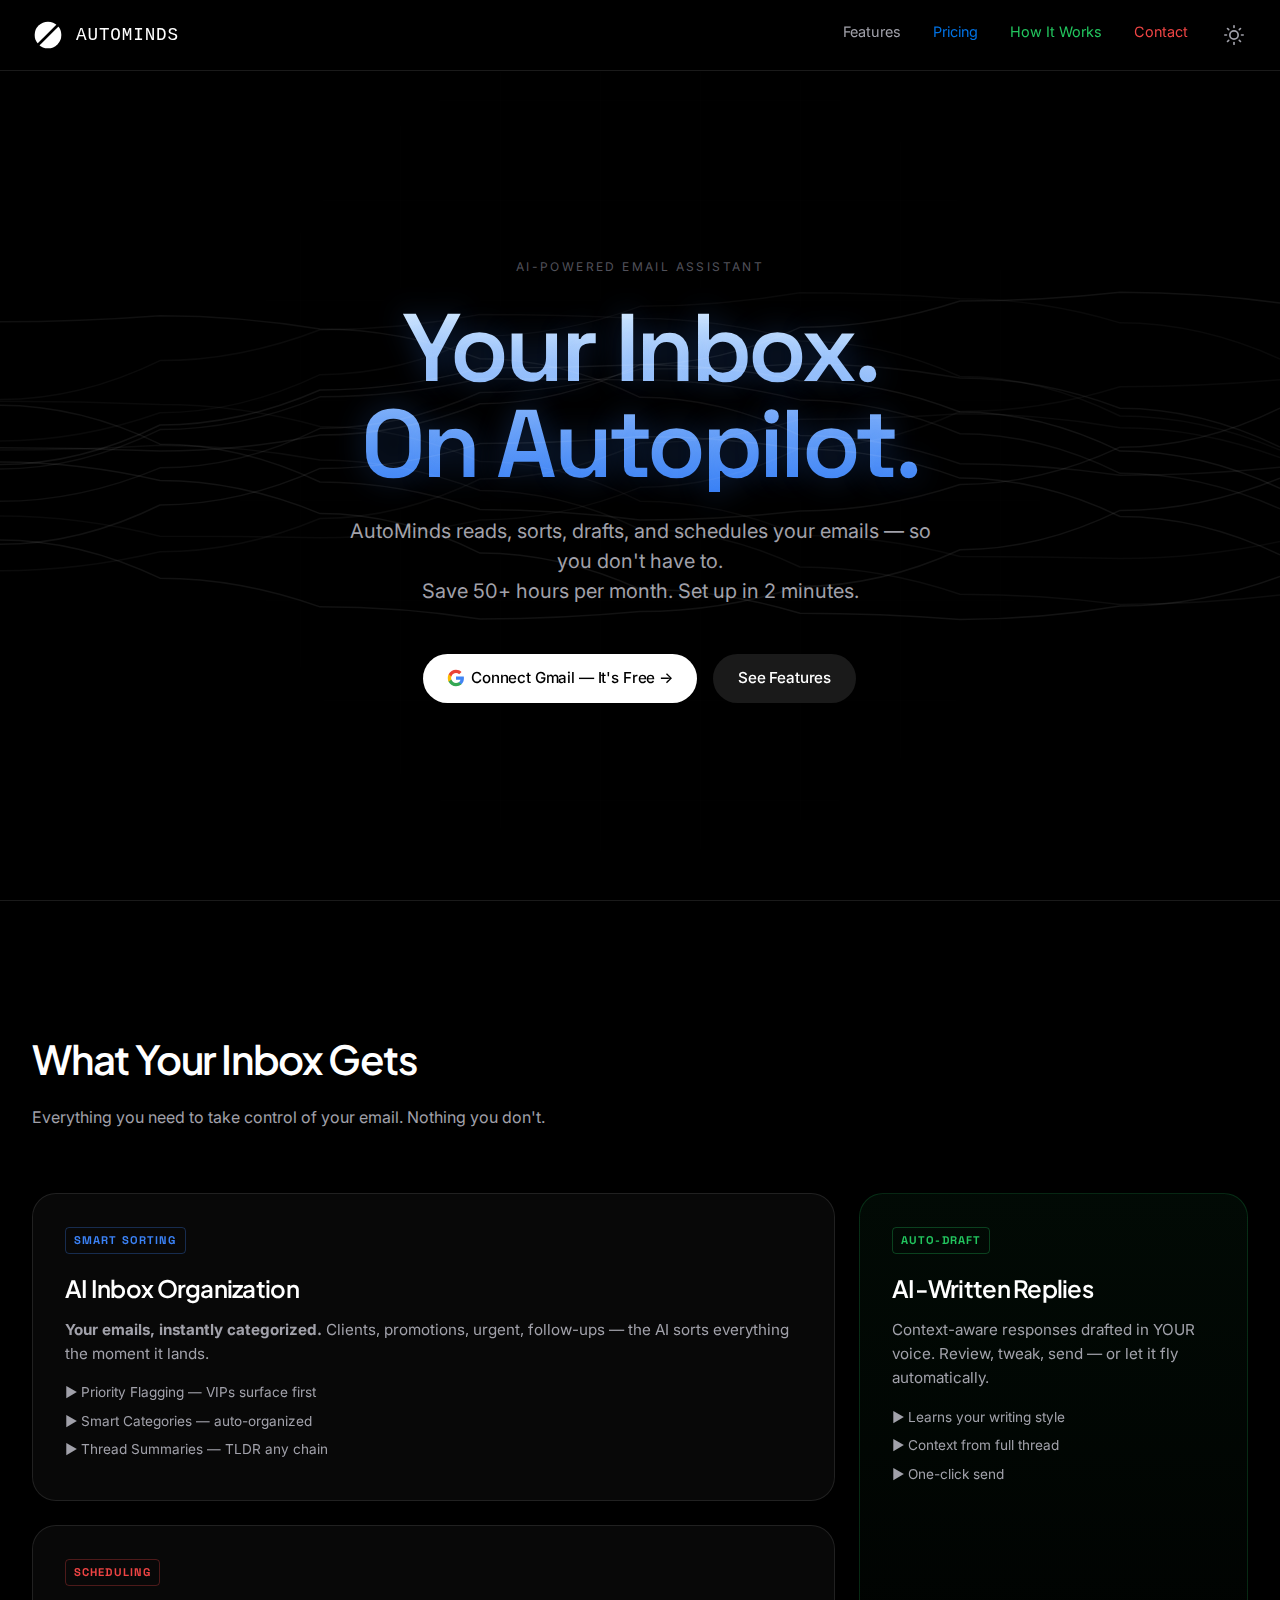
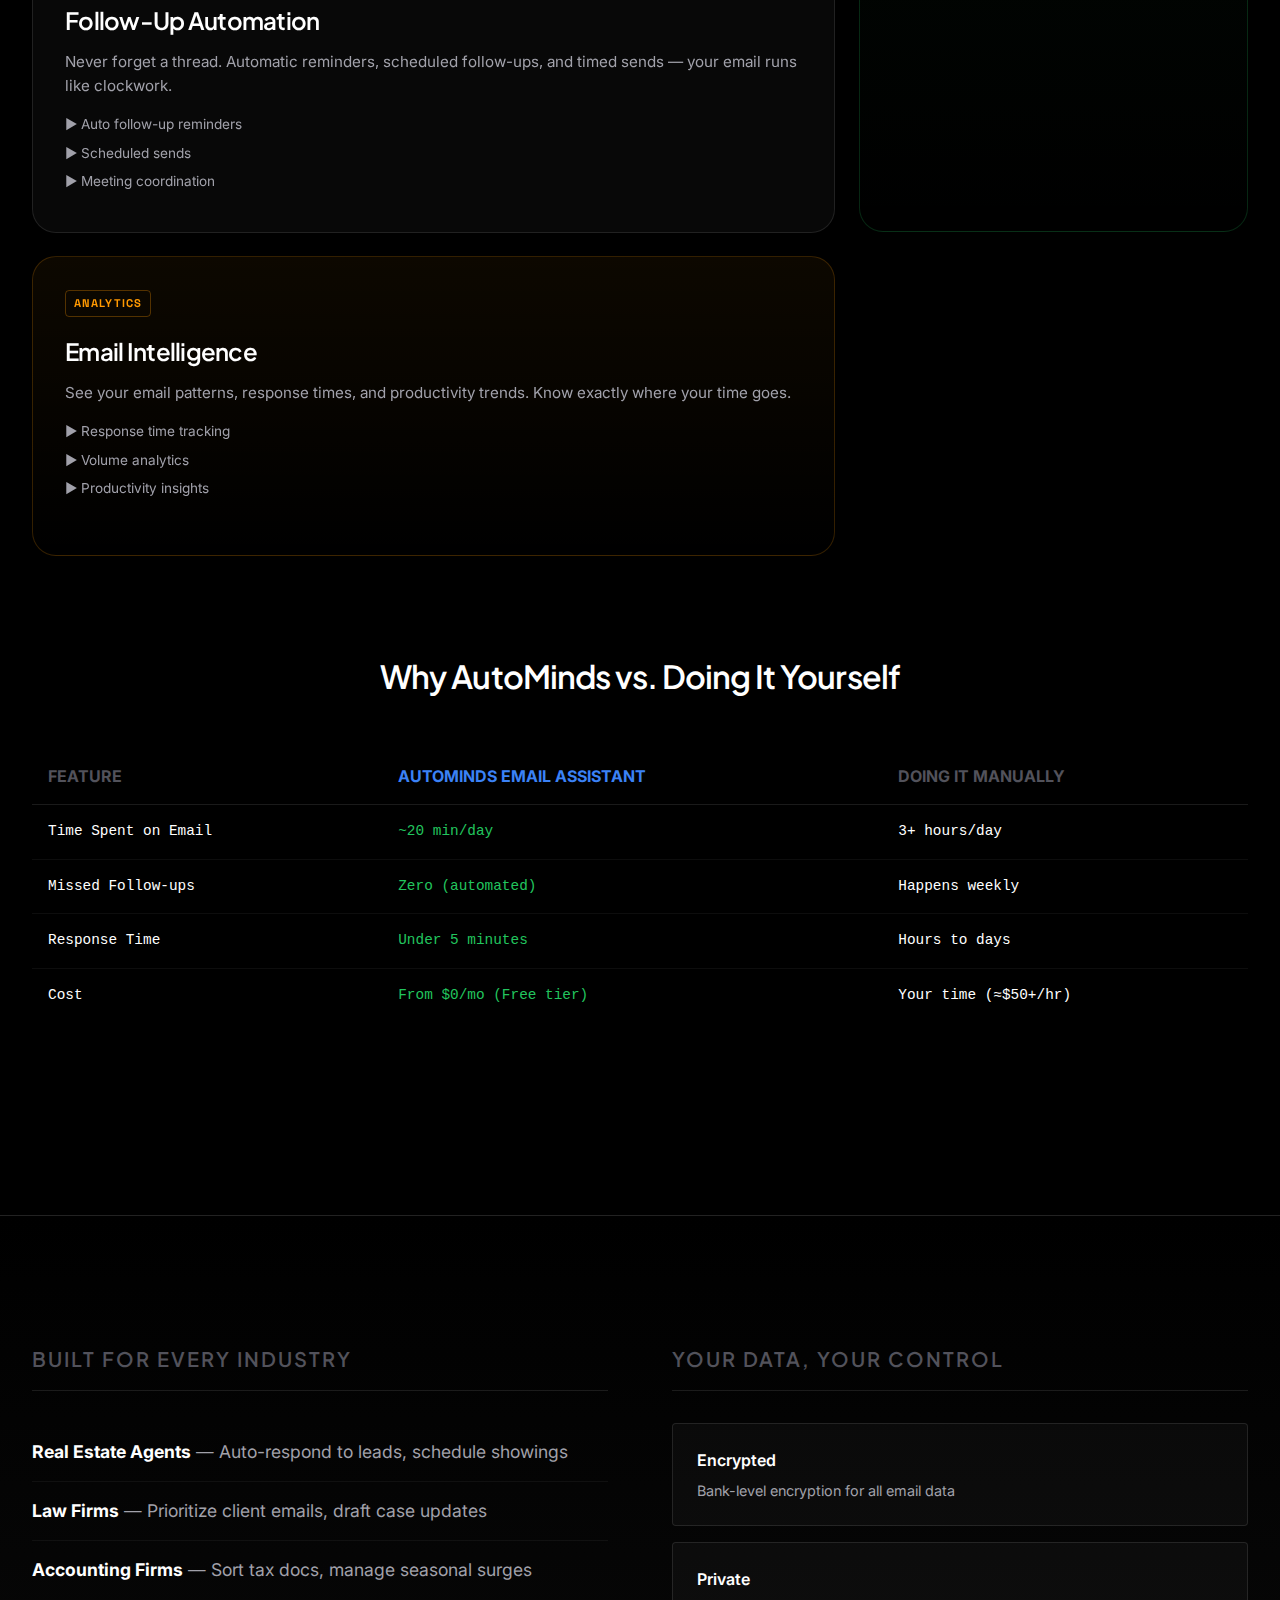
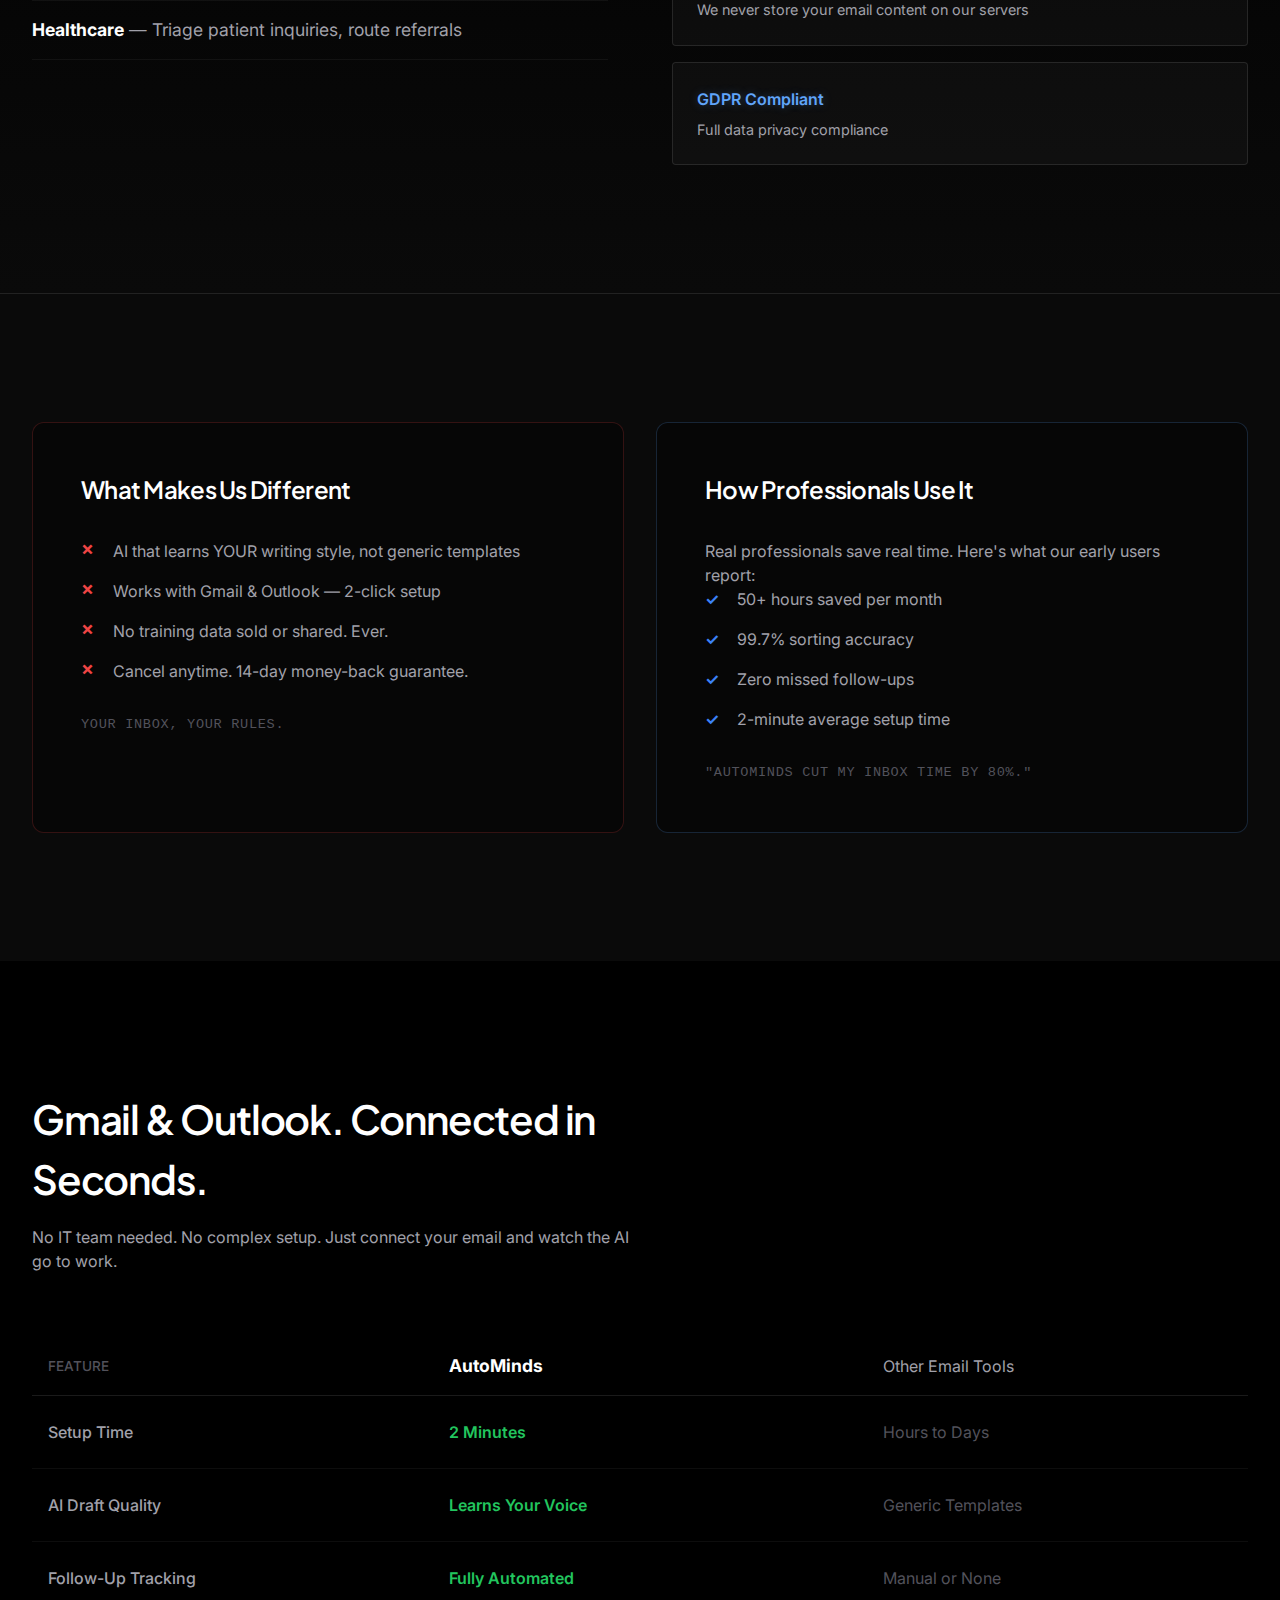
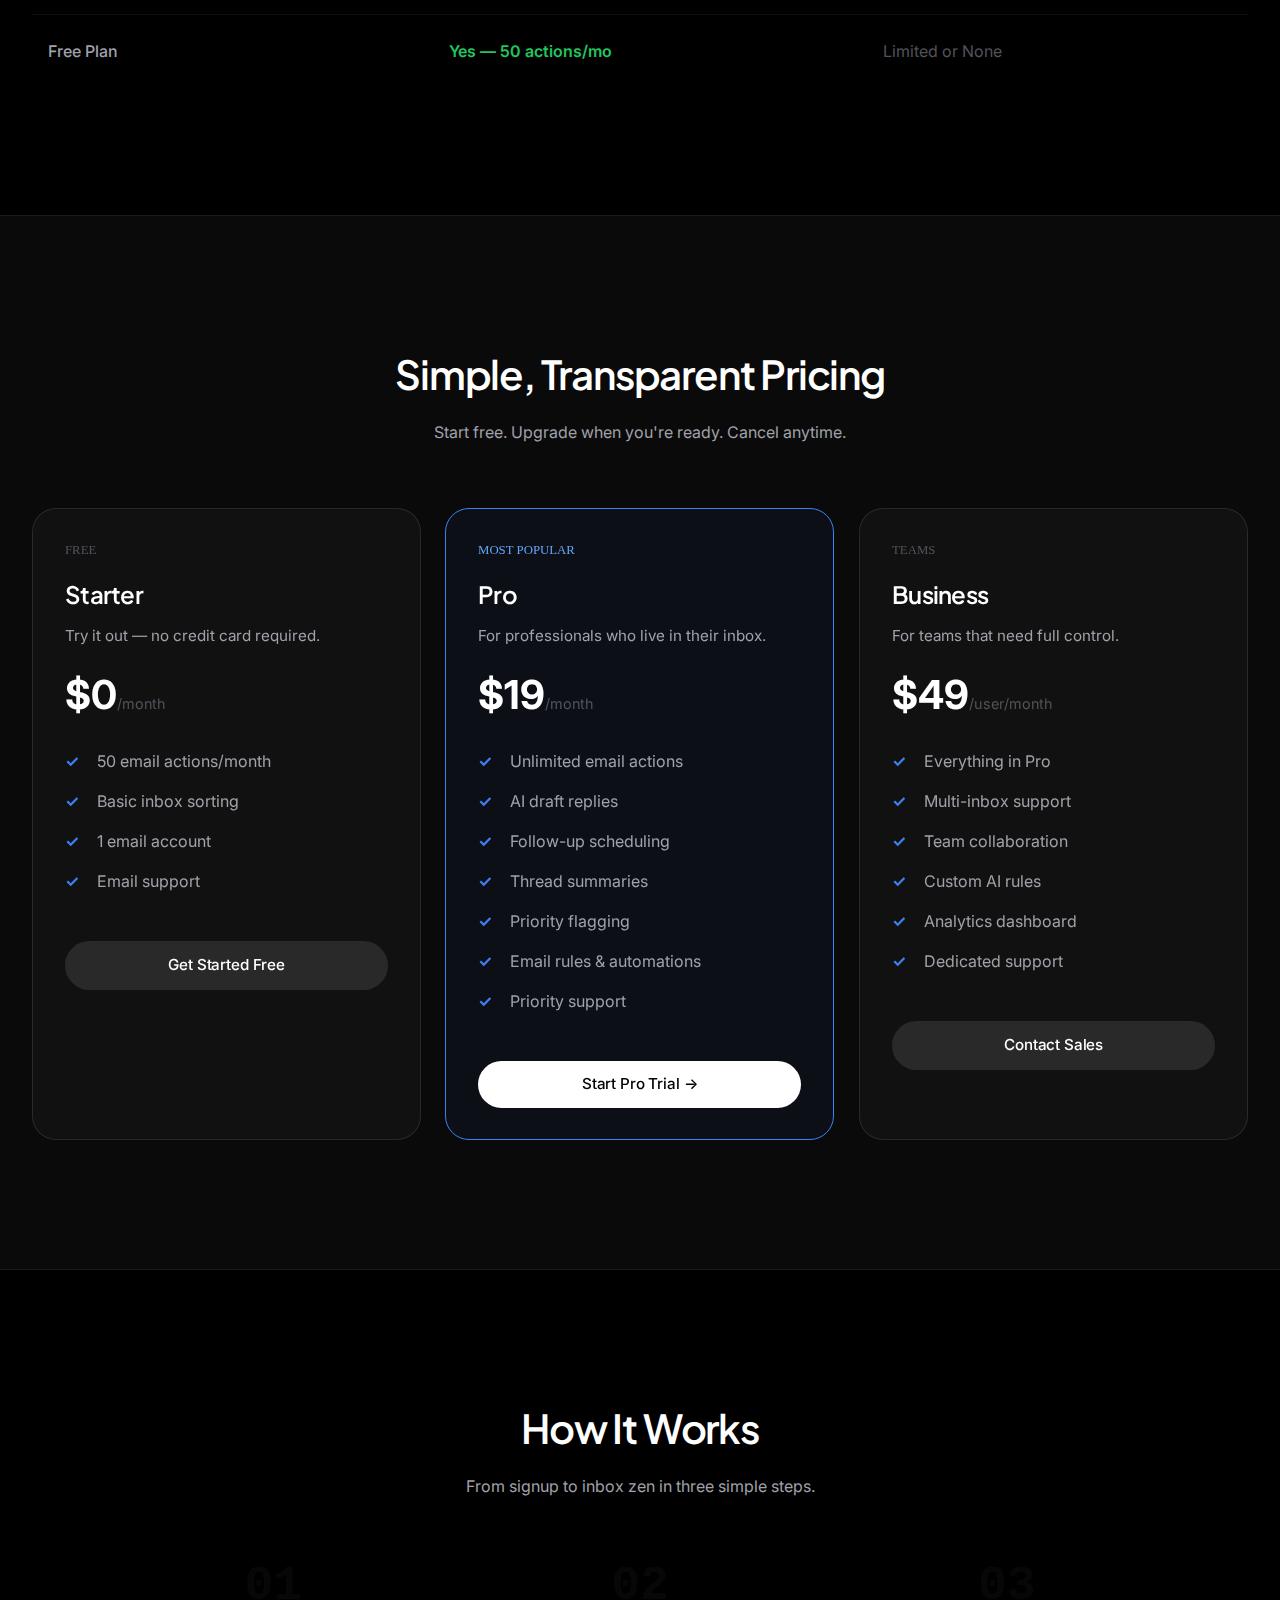
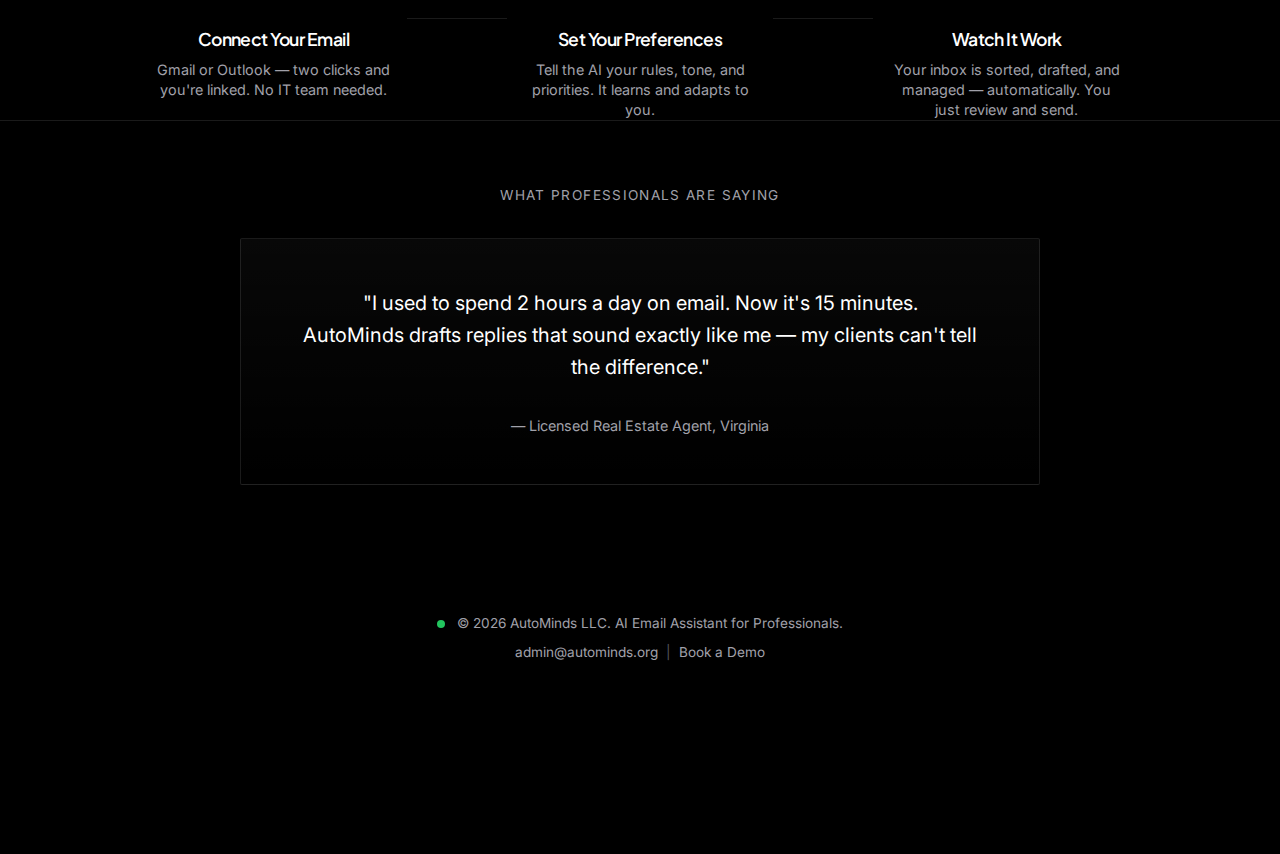
<file: static/index.html>
<!DOCTYPE html>
<html lang="en">

<head>
    <meta charset="UTF-8">
    <meta name="viewport" content="width=device-width, initial-scale=1.0">
    <title>AutoMinds | AI Email Assistant</title>
    <meta name="description" content="AutoMinds reads, sorts, drafts, and schedules your emails — so you don't have to. AI-powered email assistant for professionals.">
    <link rel="preconnect" href="https://fonts.googleapis.com">
    <link rel="preconnect" href="https://fonts.gstatic.com" crossorigin>
    <link href="https://fonts.googleapis.com/css2?family=Inter:wght@400;500;600&family=Plus+Jakarta+Sans:wght@500;600;700&family=Space+Grotesk:wght@500;700&display=swap" rel="stylesheet">
    <link rel="stylesheet" href="/static/styles.css">
    <link rel="icon" type="image/svg+xml" href="/static/logo_white.svg">
    <style>
        /* Show dashboard button when logged in, hide connect */
        body.logged-in .btn-connect { display: none !important; }
        body.logged-in .btn-dashboard { display: inline-flex !important; }
        .btn-dashboard { display: none !important; }
    </style>
</head>

<body>

    <!-- Nav -->
    <nav class="nav">
        <div class="container nav-wrapper">
            <a href="#" class="brand">
                <div class="brand-icon"></div>
                AutoMinds
            </a>
            <div class="nav-menu">
                <a href="#capabilities" class="nav-link">Features</a>
                <a href="#pricing" class="nav-link" style="color: #0071E3;">Pricing</a>
                <a href="#protocol" class="nav-link" style="color: #22c55e;">How It Works</a>
                <a href="#contact" class="nav-link" style="color: #ef4444;">Contact</a>
                <button id="themedev-toggle" class="nav-link"
                    style="background: none; border: none; cursor: pointer; display: flex; align-items: center; padding: 0.25rem;">
                    <svg class="theme-icon-sun" width="20" height="20" viewBox="0 0 24 24" fill="none"
                        stroke="currentColor" stroke-width="2" stroke-linecap="round" stroke-linejoin="round"
                        style="display: block;">
                        <circle cx="12" cy="12" r="5"></circle>
                        <line x1="12" y1="1" x2="12" y2="3"></line>
                        <line x1="12" y1="21" x2="12" y2="23"></line>
                        <line x1="4.22" y1="4.22" x2="5.64" y2="5.64"></line>
                        <line x1="18.36" y1="18.36" x2="19.78" y2="19.78"></line>
                        <line x1="1" y1="12" x2="3" y2="12"></line>
                        <line x1="21" y1="12" x2="23" y2="12"></line>
                        <line x1="4.22" y1="19.78" x2="5.64" y2="18.36"></line>
                        <line x1="18.36" y1="5.64" x2="19.78" y2="4.22"></line>
                    </svg>
                    <svg class="theme-icon-moon" width="20" height="20" viewBox="0 0 24 24" fill="none"
                        stroke="currentColor" stroke-width="2" stroke-linecap="round" stroke-linejoin="round"
                        style="display: none;">
                        <path d="M21 12.79A9 9 0 1 1 11.21 3 7 7 0 0 0 21 12.79z"></path>
                    </svg>
                </button>
            </div>
        </div>
    </nav>

    <!-- Hero -->
    <section class="hero">
        <canvas id="hero-canvas" class="hero-canvas"></canvas>
        <div class="container hero-content">
            <span class="hero-Eyebrow">AI-Powered Email Assistant</span>
            <h1 class="hero-title">Your Inbox.<br>On Autopilot.</h1>
            <p class="hero-subtitle">
                AutoMinds reads, sorts, drafts, and schedules your emails — so you don't have to.<br>
                Save 50+ hours per month. Set up in 2 minutes.
            </p>
            <div class="hero-actions">
                <a href="/auth/google" class="btn btn-primary btn-connect">
                    <svg width="18" height="18" viewBox="0 0 24 24" fill="none" style="margin-right:6px;"><path d="M22.56 12.25c0-.78-.07-1.53-.2-2.25H12v4.26h5.92a5.06 5.06 0 01-2.2 3.32v2.77h3.57c2.08-1.92 3.28-4.74 3.28-8.1z" fill="#4285F4"/><path d="M12 23c2.97 0 5.46-.98 7.28-2.66l-3.57-2.77c-.98.66-2.23 1.06-3.71 1.06-2.86 0-5.29-1.93-6.16-4.53H2.18v2.84C3.99 20.53 7.7 23 12 23z" fill="#34A853"/><path d="M5.84 14.09c-.22-.66-.35-1.36-.35-2.09s.13-1.43.35-2.09V7.07H2.18A10.96 10.96 0 001 12c0 1.77.42 3.45 1.18 4.93l3.66-2.84z" fill="#FBBC05"/><path d="M12 5.38c1.62 0 3.06.56 4.21 1.64l3.15-3.15C17.45 2.09 14.97 1 12 1 7.7 1 3.99 3.47 2.18 7.07l3.66 2.84c.87-2.6 3.3-4.53 6.16-4.53z" fill="#EA4335"/></svg>
                    Connect Gmail — It's Free →
                </a>
                <a href="/dashboard" class="btn btn-primary btn-dashboard">Open Command Center →</a>
                <a href="#capabilities" class="btn btn-secondary">See Features</a>
            </div>
        </div>
    </section>

    <!-- Capabilities (Bento) -->
    <section id="capabilities" class="capabilities">
        <div class="container">
            <div class="section-header">
                <h2 class="section-title">What Your Inbox Gets</h2>
                <p>Everything you need to take control of your email. Nothing you don't.</p>
            </div>

            <div class="bento-grid">
                <!-- Feature 1: Smart Sorting -->
                <div class="bento-card span-2" style="position: relative; overflow: hidden;">
                    <div class="card-content">
                        <div class="product-badge" style="color: #3B82F6; border-color: rgba(59, 130, 246, 0.3);">SMART SORTING</div>
                        <h3>AI Inbox Organization</h3>
                        <p><strong>Your emails, instantly categorized.</strong> Clients, promotions, urgent, follow-ups — the AI sorts everything the moment it lands.</p>
                        <ul class="feature-list" style="margin-top: 1rem; color: var(--text-secondary); font-size: 0.85rem;">
                            <li>► Priority Flagging — VIPs surface first</li>
                            <li>► Smart Categories — auto-organized</li>
                            <li>► Thread Summaries — TLDR any chain</li>
                        </ul>
                    </div>
                </div>

                <!-- Feature 2: Auto-Draft -->
                <div class="bento-card span-vertical" style="background: linear-gradient(180deg, rgba(34, 197, 94, 0.05) 0%, rgba(0,0,0,0) 100%); border-color: rgba(34, 197, 94, 0.2);">
                    <div class="card-content">
                        <div class="product-badge" style="color: #22c55e; border-color: rgba(34, 197, 94, 0.3);">AUTO-DRAFT</div>
                        <h3>AI-Written Replies</h3>
                        <p>Context-aware responses drafted in YOUR voice. Review, tweak, send — or let it fly automatically.</p>
                        <ul class="feature-list" style="margin-top: 1rem; color: var(--text-secondary); font-size: 0.85rem;">
                            <li>► Learns your writing style</li>
                            <li>► Context from full thread</li>
                            <li>► One-click send</li>
                        </ul>
                    </div>
                </div>

                <!-- Feature 3: Follow-Up Scheduling -->
                <div class="bento-card span-2">
                    <div class="card-content">
                        <div class="product-badge" style="color: #ef4444; border-color: rgba(239, 68, 68, 0.3);">SCHEDULING</div>
                        <h3>Follow-Up Automation</h3>
                        <p>Never forget a thread. Automatic reminders, scheduled follow-ups, and timed sends — your email runs like clockwork.</p>
                        <ul class="feature-list" style="margin-top: 1rem; color: var(--text-secondary); font-size: 0.85rem;">
                            <li>► Auto follow-up reminders</li>
                            <li>► Scheduled sends</li>
                            <li>► Meeting coordination</li>
                        </ul>
                    </div>
                </div>

                <!-- Feature 4: Analytics -->
                <div class="bento-card span-2" style="background: linear-gradient(180deg, rgba(255, 153, 0, 0.05) 0%, rgba(0,0,0,0) 100%); border-color: rgba(255, 153, 0, 0.2);">
                    <div class="card-content">
                        <div class="product-badge" style="color: #ff9900; border-color: rgba(255, 153, 0, 0.3);">ANALYTICS</div>
                        <h3>Email Intelligence</h3>
                        <p>See your email patterns, response times, and productivity trends. Know exactly where your time goes.</p>
                        <ul class="feature-list" style="margin-top: 1rem; color: var(--text-secondary); font-size: 0.85rem;">
                            <li>► Response time tracking</li>
                            <li>► Volume analytics</li>
                            <li>► Productivity insights</li>
                        </ul>
                    </div>
                </div>
            </div>

            <!-- COMPARISON SECTION -->
            <div style="margin-top: 6rem; margin-bottom: 4rem;">
                <h2 class="section-title" style="text-align: center; font-size: 2rem; margin-bottom: 3rem;">Why AutoMinds vs. Doing It Yourself</h2>
                <div style="overflow-x: auto;">
                    <table style="width: 100%; border-collapse: collapse; color: white;">
                        <thead>
                            <tr style="border-bottom: 1px solid var(--border);">
                                <th style="text-align: left; padding: 1rem; color: var(--text-muted);">FEATURE</th>
                                <th style="text-align: left; padding: 1rem; color: #3B82F6;">AUTOMINDS EMAIL ASSISTANT</th>
                                <th style="text-align: left; padding: 1rem; color: var(--text-muted);">DOING IT MANUALLY</th>
                            </tr>
                        </thead>
                        <tbody style="font-family: 'JetBrains Mono', monospace; font-size: 0.9rem;">
                            <tr style="border-bottom: 1px solid rgba(255,255,255,0.05);">
                                <td style="padding: 1rem;">Time Spent on Email</td>
                                <td style="padding: 1rem; color: #22c55e;">~20 min/day</td>
                                <td style="padding: 1rem;">3+ hours/day</td>
                            </tr>
                            <tr style="border-bottom: 1px solid rgba(255,255,255,0.05);">
                                <td style="padding: 1rem;">Missed Follow-ups</td>
                                <td style="padding: 1rem; color: #22c55e;">Zero (automated)</td>
                                <td style="padding: 1rem;">Happens weekly</td>
                            </tr>
                            <tr style="border-bottom: 1px solid rgba(255,255,255,0.05);">
                                <td style="padding: 1rem;">Response Time</td>
                                <td style="padding: 1rem; color: #22c55e;">Under 5 minutes</td>
                                <td style="padding: 1rem;">Hours to days</td>
                            </tr>
                            <tr>
                                <td style="padding: 1rem;">Cost</td>
                                <td style="padding: 1rem; color: #22c55e;">From $0/mo (Free tier)</td>
                                <td style="padding: 1rem;">Your time (≈$50+/hr)</td>
                            </tr>
                        </tbody>
                    </table>
                </div>
            </div>
        </div>
    </section>

    <!-- Built For Every Industry -->
    <section id="mandate" class="mandate-section">
        <div class="container">
            <div class="split-layout">
                <div class="split-col">
                    <h2 class="section-title-sm">Built For Every Industry</h2>
                    <ul class="exclusive-list">
                        <li><strong>Real Estate Agents</strong> — Auto-respond to leads, schedule showings</li>
                        <li><strong>Law Firms</strong> — Prioritize client emails, draft case updates</li>
                        <li><strong>Accounting Firms</strong> — Sort tax docs, manage seasonal surges</li>
                        <li><strong>Healthcare</strong> — Triage patient inquiries, route referrals</li>
                    </ul>
                </div>
                <div class="split-col">
                    <h2 class="section-title-sm">Your Data, Your Control</h2>
                    <div class="risk-tiers">
                        <div class="risk-item">
                            <span class="risk-label">Encrypted</span>
                            <span class="risk-desc">Bank-level encryption for all email data</span>
                        </div>
                        <div class="risk-item">
                            <span class="risk-label">Private</span>
                            <span class="risk-desc">We never store your email content on our servers</span>
                        </div>
                        <div class="risk-item">
                            <span class="risk-label highlight">GDPR Compliant</span>
                            <span class="risk-desc">Full data privacy compliance</span>
                        </div>
                    </div>
                </div>
            </div>
        </div>
    </section>

    <!-- What Makes Us Different -->
    <section id="doctrine" class="doctrine-section">
        <div class="container">
            <div class="doctrine-grid">
                <div class="doctrine-card refusal">
                    <h3 class="card-header-sm">What Makes Us Different</h3>
                    <ul class="refusal-list">
                        <li>AI that learns YOUR writing style, not generic templates</li>
                        <li>Works with Gmail & Outlook — 2-click setup</li>
                        <li>No training data sold or shared. Ever.</li>
                        <li>Cancel anytime. 14-day money-back guarantee.</li>
                    </ul>
                    <p class="doctrine-note">Your inbox, your rules.</p>
                </div>
                <div class="doctrine-card accountability">
                    <h3 class="card-header-sm">How Professionals Use It</h3>
                    <p class="mb-4">Real professionals save real time. Here's what our early users report:</p>
                    <ul class="check-list">
                        <li>50+ hours saved per month</li>
                        <li>99.7% sorting accuracy</li>
                        <li>Zero missed follow-ups</li>
                        <li>2-minute average setup time</li>
                    </ul>
                    <p class="doctrine-note">"AutoMinds cut my inbox time by 80%."</p>
                </div>
            </div>
        </div>
    </section>

    <!-- Connected in Seconds -->
    <section class="comparison-section" style="padding: var(--space-xl) 0; border-bottom: 1px solid var(--border);">
        <div class="container">
            <div class="section-header">
                <h2 class="section-title">Gmail & Outlook. Connected in Seconds.</h2>
                <p>No IT team needed. No complex setup. Just connect your email and watch the AI go to work.</p>
            </div>

            <div class="comparison-table" style="overflow-x: auto;">
                <table style="width: 100%; border-collapse: collapse; text-align: left; font-family: 'Inter', sans-serif;">
                    <thead>
                        <tr style="border-bottom: 1px solid var(--border);">
                            <th style="padding: 1rem; color: var(--text-muted); font-weight: 500; text-transform: uppercase; font-size: 0.85rem;">Feature</th>
                            <th style="padding: 1rem; color: var(--text-primary); font-size: 1.1rem;">AutoMinds</th>
                            <th style="padding: 1rem; color: var(--text-secondary); font-weight: 400;">Other Email Tools</th>
                        </tr>
                    </thead>
                    <tbody>
                        <tr style="border-bottom: 1px solid rgba(255,255,255,0.05);">
                            <td style="padding: 1.5rem 1rem; color: var(--text-secondary); font-weight: 500;">Setup Time</td>
                            <td style="padding: 1.5rem 1rem; color: #22c55e; font-weight: 600;">2 Minutes</td>
                            <td style="padding: 1.5rem 1rem; color: var(--text-muted);">Hours to Days</td>
                        </tr>
                        <tr style="border-bottom: 1px solid rgba(255,255,255,0.05);">
                            <td style="padding: 1.5rem 1rem; color: var(--text-secondary); font-weight: 500;">AI Draft Quality</td>
                            <td style="padding: 1.5rem 1rem; color: #22c55e; font-weight: 600;">Learns Your Voice</td>
                            <td style="padding: 1.5rem 1rem; color: var(--text-muted);">Generic Templates</td>
                        </tr>
                        <tr style="border-bottom: 1px solid rgba(255,255,255,0.05);">
                            <td style="padding: 1.5rem 1rem; color: var(--text-secondary); font-weight: 500;">Follow-Up Tracking</td>
                            <td style="padding: 1.5rem 1rem; color: #22c55e; font-weight: 600;">Fully Automated</td>
                            <td style="padding: 1.5rem 1rem; color: var(--text-muted);">Manual or None</td>
                        </tr>
                        <tr>
                            <td style="padding: 1.5rem 1rem; color: var(--text-secondary); font-weight: 500;">Free Plan</td>
                            <td style="padding: 1.5rem 1rem; color: #22c55e; font-weight: 600;">Yes — 50 actions/mo</td>
                            <td style="padding: 1.5rem 1rem; color: var(--text-muted);">Limited or None</td>
                        </tr>
                    </tbody>
                </table>
            </div>
        </div>
    </section>

    <!-- Pricing -->
    <section id="pricing" class="pricing-section" style="padding: var(--space-xl) 0; background: var(--bg-surface);">
        <div class="container">
            <div class="section-header center-text">
                <h2 class="section-title">Simple, Transparent Pricing</h2>
                <p>Start free. Upgrade when you're ready. Cancel anytime.</p>
            </div>

            <div class="bento-grid" style="grid-template-columns: repeat(auto-fit, minmax(300px, 1fr));">
                <!-- Free Tier -->
                <div class="bento-card" style="border: 1px solid var(--border);">
                    <div class="card-content">
                        <div style="margin-bottom: 1rem; font-family: 'Roboto Mono'; font-size: 0.8rem; color: var(--text-muted);">FREE</div>
                        <h3>Starter</h3>
                        <p style="margin-bottom: 1rem;">Try it out — no credit card required.</p>
                        <div style="font-size: 2.5rem; font-weight: 700; color: #fff; margin-bottom: 1.5rem;">$0<span style="font-size: 0.9rem; color: var(--text-muted); font-weight: 400;">/month</span></div>
                        <ul class="check-list" style="margin-bottom: auto;">
                            <li>50 email actions/month</li>
                            <li>Basic inbox sorting</li>
                            <li>1 email account</li>
                            <li>Email support</li>
                        </ul>
                        <a href="/auth/google" class="btn btn-secondary btn-connect" style="width: 100%; margin-top: 2rem;">Get Started Free</a>
                        <a href="/dashboard" class="btn btn-secondary btn-dashboard" style="width: 100%; margin-top: 2rem;">Open Dashboard</a>
                    </div>
                </div>

                <!-- Pro Tier (Featured) -->
                <div class="bento-card" style="border: 1px solid #3B82F6; background: rgba(59, 130, 246, 0.05);">
                    <div class="card-content">
                        <div style="margin-bottom: 1rem; font-family: 'Roboto Mono'; font-size: 0.8rem; color: #60A5FA;">MOST POPULAR</div>
                        <h3>Pro</h3>
                        <p style="margin-bottom: 1rem;">For professionals who live in their inbox.</p>
                        <div style="font-size: 2.5rem; font-weight: 700; color: #fff; margin-bottom: 1.5rem;">$19<span style="font-size: 0.9rem; color: var(--text-muted); font-weight: 400;">/month</span></div>
                        <ul class="check-list" style="margin-bottom: auto;">
                            <li>Unlimited email actions</li>
                            <li>AI draft replies</li>
                            <li>Follow-up scheduling</li>
                            <li>Thread summaries</li>
                            <li>Priority flagging</li>
                            <li>Email rules & automations</li>
                            <li>Priority support</li>
                        </ul>
                        <a href="/auth/google" class="btn btn-primary btn-connect" style="width: 100%; margin-top: 2rem;" onclick="sessionStorage.setItem('pending_plan','pro_monthly')">Start Pro Trial →</a>
                        <a href="#" class="btn btn-primary btn-dashboard" style="width: 100%; margin-top: 2rem;" onclick="upgradePlan('pro_monthly')">Upgrade to Pro →</a>
                    </div>
                </div>

                <!-- Business Tier -->
                <div class="bento-card" style="border: 1px solid var(--border);">
                    <div class="card-content">
                        <div style="margin-bottom: 1rem; font-family: 'Roboto Mono'; font-size: 0.8rem; color: var(--text-muted);">TEAMS</div>
                        <h3>Business</h3>
                        <p style="margin-bottom: 1rem;">For teams that need full control.</p>
                        <div style="font-size: 2.5rem; font-weight: 700; color: #fff; margin-bottom: 1.5rem;">$49<span style="font-size: 0.9rem; color: var(--text-muted); font-weight: 400;">/user/month</span></div>
                        <ul class="check-list" style="margin-bottom: auto;">
                            <li>Everything in Pro</li>
                            <li>Multi-inbox support</li>
                            <li>Team collaboration</li>
                            <li>Custom AI rules</li>
                            <li>Analytics dashboard</li>
                            <li>Dedicated support</li>
                        </ul>
                        <a href="https://calendly.com/admin-autominds/30min" class="btn btn-secondary btn-connect" style="width: 100%; margin-top: 2rem;">Contact Sales</a>
                        <a href="#" class="btn btn-secondary btn-dashboard" style="width: 100%; margin-top: 2rem;" onclick="upgradePlan('business_monthly')">Upgrade to Business</a>
                    </div>
                </div>
            </div>
        </div>
    </section>

    <!-- How It Works -->
    <section id="protocol" class="protocol-section">
        <div class="container">
            <div class="section-header center-text">
                <h2 class="section-title">How It Works</h2>
                <p>From signup to inbox zen in three simple steps.</p>
            </div>
            <div class="protocol-steps">
                <div class="step">
                    <span class="step-num">01</span>
                    <h4>Connect Your Email</h4>
                    <p>Gmail or Outlook — two clicks and you're linked. No IT team needed.</p>
                </div>
                <div class="step-connector"></div>
                <div class="step">
                    <span class="step-num">02</span>
                    <h4>Set Your Preferences</h4>
                    <p>Tell the AI your rules, tone, and priorities. It learns and adapts to you.</p>
                </div>
                <div class="step-connector"></div>
                <div class="step">
                    <span class="step-num">03</span>
                    <h4>Watch It Work</h4>
                    <p>Your inbox is sorted, drafted, and managed — automatically. You just review and send.</p>
                </div>
            </div>
        </div>

        <!-- Testimonials -->
        <section class="testimonials" style="border-top: 1px solid var(--border); padding: 4rem 0;">
            <div class="container" style="text-align: center;">
                <p style="font-size: 0.85rem; text-transform: uppercase; letter-spacing: 0.1em; color: var(--text-secondary); margin-bottom: 2rem;">
                    What Professionals Are Saying</p>

                <div class="testimonial-card"
                    style="max-width: 800px; margin: 0 auto; background: linear-gradient(180deg, rgba(255,255,255,0.03) 0%, rgba(255,255,255,0) 100%); border: 1px solid var(--border); padding: 3rem; border-radius: 2px;">
                    <blockquote
                        style="font-size: 1.25rem; font-weight: 400; line-height: 1.6; color: var(--text-primary); margin: 0; font-family: 'Inter', sans-serif;">
                        "I used to spend 2 hours a day on email. Now it's 15 minutes. <br>
                        AutoMinds drafts replies that sound exactly like me — my clients can't tell the difference."
                    </blockquote>
                    <div style="margin-top: 2rem; display: flex; align-items: center; justify-content: center; gap: 1rem;">
                        <div style="color: var(--text-secondary); font-size: 0.9rem;">— Licensed Real Estate Agent, Virginia</div>
                    </div>
                </div>
            </div>
        </section>

        <footer id="contact">
            <div class="container">
                <p><span class="status-pulse"></span> &copy; 2026 AutoMinds LLC. AI Email Assistant for Professionals.</p>
                <p style="margin-top: 0.5rem; font-size: 0.85rem; color: var(--text-muted);"><a href="mailto:admin@autominds.org" style="color: var(--text-secondary);">admin@autominds.org</a> &nbsp;|&nbsp; <a href="https://calendly.com/admin-autominds/30min" style="color: var(--text-secondary);">Book a Demo</a></p>
            </div>
        </footer>

        <!-- Theme Toggle -->
        <script>
            const toggleBtn = document.getElementById('themedev-toggle');
            const sunIcon = document.querySelector('.theme-icon-sun');
            const moonIcon = document.querySelector('.theme-icon-moon');
            const body = document.body;

            if (localStorage.getItem('theme') === 'light') {
                body.classList.add('light-mode');
                sunIcon.style.display = 'none';
                moonIcon.style.display = 'block';
            }

            toggleBtn.addEventListener('click', () => {
                body.classList.toggle('light-mode');
                if (body.classList.contains('light-mode')) {
                    localStorage.setItem('theme', 'light');
                    sunIcon.style.display = 'none';
                    moonIcon.style.display = 'block';
                } else {
                    localStorage.setItem('theme', 'dark');
                    sunIcon.style.display = 'block';
                    moonIcon.style.display = 'none';
                }
            });
        </script>

        <!-- Auto-detect logged in user -->
        <script>
            (function() {
                const userId = localStorage.getItem('autominds_user_id');
                if (userId) {
                    document.body.classList.add('logged-in');
                }
            })();

            async function upgradePlan(plan) {
                try {
                    const res = await fetch('/checkout', {
                        method: 'POST',
                        headers: { 'Content-Type': 'application/json' },
                        body: JSON.stringify({ plan: plan })
                    });
                    if (res.status === 401) {
                        // Not logged in — save intent and redirect to OAuth
                        sessionStorage.setItem('pending_plan', plan);
                        window.location.href = '/auth/google';
                        return;
                    }
                    const data = await res.json();
                    if (data.checkout_url) {
                        window.location.href = data.checkout_url;
                    } else {
                        alert(data.detail || 'Could not start checkout. Please try again.');
                    }
                } catch (e) {
                    alert('Error starting checkout: ' + e.message);
                }
            }

            // Handle post-OAuth upgrade intent
            (function() {
                const pending = sessionStorage.getItem('pending_plan');
                const userId = localStorage.getItem('autominds_user_id');
                if (pending && userId) {
                    sessionStorage.removeItem('pending_plan');
                    upgradePlan(pending);
                }
            })();
        </script>

        <script src="/static/js/background-paths.js"></script>
</body>

</html>
</file>
<file: static/styles.css>
/* AutoMinds 'Operator' Theme - Titanium & Glass */

:root {
    /* Monochrome Palette */
    --bg-main: #000000;
    --bg-surface: #0A0A0A;
    --bg-glass: rgba(255, 255, 255, 0.03);

    /* Text */
    --text-primary: #FFFFFF;
    --text-secondary: #A1A1AA;
    /* Zinc 400 */
    --text-muted: #52525B;
    /* Zinc 600 */

    /* Accents */
    --accent: #FFFFFF;
    /* Electric White */
    --border: rgba(255, 255, 255, 0.1);
    --border-hover: rgba(255, 255, 255, 0.3);

    /* Nav */
    --nav-bg: rgba(0, 0, 0, 0.7);

    /* Spacing & Layout */
    --space-sm: 1rem;
    --space-md: 2rem;
    --space-lg: 4rem;
    --space-xl: 8rem;

    --radius-sm: 4px;
    --radius-md: 12px;
    --radius-lg: 24px;

    --font-main: 'Inter', -apple-system, BlinkMacSystemFont, sans-serif;
}

/* Light Mode Overrides */
.light-mode {
    --bg-main: #FFFFFF;
    --bg-surface: #F4F4F5;
    /* Zinc 100 */
    --bg-glass: rgba(0, 0, 0, 0.03);

    --text-primary: #09090B;
    /* Zinc 950 */
    --text-secondary: #3F3F46;
    /* Zinc 700 - Darker for readability */
    --text-muted: #71717A;
    /* Zinc 500 */

    --accent: #000000;
    --border: rgba(0, 0, 0, 0.15);
    --border-hover: rgba(0, 0, 0, 0.25);

    --nav-bg: rgba(255, 255, 255, 0.9);
}

/* Invert Logo in Light Mode */
.light-mode .brand-icon {
    filter: invert(1);
}

/* Partner Logo: Default (Dark Mode) -> All White */
.partner-logo {
    height: 46px;
    width: auto;
    filter: brightness(0) invert(1);
    transition: all 0.3s ease;
    opacity: 0.9;
}

/* Partner Logo: Light Mode -> Original Colors */
/* Logo Blending */
/* Logo Blending */
.blend-logo {
    /* DARK MODE: 
       1. grayscale(100%)
       2. brightness(300%) contrast(500%) - BRUTE FORCE: Threshold to white
       3. invert(1) - White becomes black
       4. mix-blend-mode: screen - Black becomes transparent
    */
    filter: grayscale(100%) brightness(300%) contrast(500%) invert(1);
    mix-blend-mode: screen;
    opacity: 0.9;
}

/* Light mode overrides */
.light-mode .blend-logo {
    /* LIGHT MODE:
       1. grayscale(100%) ensure neutral colors
       2. contrast(200%) pushes lieght-gray artifacts to pure white
       3. mix-blend-mode: multiply makes pure white background transparent
    */
    mix-blend-mode: multiply;
    filter: grayscale(100%) contrast(200%);
    opacity: 1;
}

.light-mode .partner-logo {
    filter: none;
    opacity: 1;
}

/* Adjust Nav Background */
.light-mode .nav {
    border-bottom-color: rgba(0, 0, 0, 0.05);
}

* {
    margin: 0;
    padding: 0;
    box-sizing: border-box;
    -webkit-font-smoothing: antialiased;
}

html {
    scroll-behavior: smooth;
}

body {
    background-color: var(--bg-main);
    color: var(--text-primary);
    font-family: var(--font-main);
    line-height: 1.5;
    overflow-x: hidden;
}

/* Typography */
h1,
h2,
h3,
h4 {
    font-weight: 600;
    /* "Apple-like" tightness but with Jakarta's distinct character */
    letter-spacing: -0.03em;
    color: var(--text-primary);
    font-family: 'Plus Jakarta Sans', -apple-system, BlinkMacSystemFont, 'Segoe UI', Roboto, sans-serif;
}

p {
    color: var(--text-secondary);
    font-weight: 400;
    letter-spacing: 0;
    /* Neutral, not tight */
}

a {
    color: inherit;
    text-decoration: none;
    transition: opacity 0.2s;
}

a:hover {
    opacity: 0.8;
}

/* Utilities */
.container {
    max-width: 1400px;
    /* Wider, industrial layout */
    margin: 0 auto;
    padding: 0 2rem;
}

/* ... Buttons ... */
.btn {
    display: inline-flex;
    align-items: center;
    justify-content: center;
    padding: 0.75rem 1.5rem;
    border-radius: 100px;
    font-size: 0.95rem;
    font-weight: 500;
    transition: all 0.3s ease;
    cursor: pointer;
    letter-spacing: -0.01em;
    will-change: transform;
}

.btn:active {
    transform: scale(0.96);
}

.btn-primary {
    background: var(--text-primary);
    color: var(--bg-main);
}

.light-mode .btn-primary {
    background: #000;
    color: #fff;
}

.btn-primary:hover {
    transform: scale(1.02);
    box-shadow: 0 0 20px rgba(255, 255, 255, 0.2);
}

.btn-secondary {
    background: rgba(255, 255, 255, 0.1);
    color: var(--text-primary);
    border: 1px solid transparent;
}

.light-mode .btn-secondary {
    background: rgba(0, 0, 0, 0.08);
    color: var(--text-primary);
    border: 1px solid rgba(0, 0, 0, 0.15);
}

.btn-secondary:hover {
    background: rgba(255, 255, 255, 0.15);
    border-color: rgba(255, 255, 255, 0.2);
}

.light-mode .btn-secondary:hover {
    background: rgba(0, 0, 0, 0.12);
    border-color: rgba(0, 0, 0, 0.25);
}

/* Navigation */
.nav {
    position: fixed;
    top: 0;
    width: 100%;
    z-index: 100;
    background: var(--nav-bg);
    backdrop-filter: blur(20px);
    border-bottom: 1px solid var(--border);
}

.nav-wrapper {
    height: 70px;
    display: flex;
    align-items: center;
    justify-content: space-between;
    /* Pushes logic: Brand (Left) --- Menu (Right) */
}

.brand {
    font-size: 1.1rem;
    font-weight: 500;
    letter-spacing: 0.05em;
    /* Technical spacing */
    text-transform: uppercase;
    display: flex;
    align-items: center;
    gap: 0.75rem;
    font-family: 'Roboto Mono', monospace;
}

.brand-icon {
    width: 32px;
    /* Increased slightly for the new split circle */
    height: 32px;
    background: url('logo_white.svg') no-repeat center;
    background-size: contain;
}

.nav-menu {
    display: flex;
    gap: 2rem;
    margin-left: auto;
    /* Force push to right just in case */
}

.nav-link {
    font-size: 0.9rem;
    color: var(--text-secondary);
    position: relative;
    padding-bottom: 2px;
}

.nav-link::after {
    content: '';
    position: absolute;
    bottom: 0;
    left: 50%;
    width: 0;
    height: 1px;
    background: var(--text-primary);
    transition: width 0.3s ease, left 0.3s ease;
}

.nav-link:hover {
    color: var(--text-primary);
}

.nav-link:hover::after {
    width: 100%;
    left: 0;
}

/* Hero Section */
.hero {
    height: 100vh;
    display: flex;
    align-items: center;
    justify-content: center;
    text-align: center;
    position: relative;
    padding-top: 60px;
    overflow: hidden;
    /* Ensure canvas doesn't overflow */
    /* Offset fixed nav */
}

.hero-canvas {
    position: absolute;
    top: 0;
    left: 0;
    width: 100%;
    height: 100%;
    z-index: 0;
    /* Behind content */
    pointer-events: none;
}

/* Subtle Grid Background - Replaces Orbs */
.hero::before {
    content: '';
    position: absolute;
    inset: 0;
    background-image:
        linear-gradient(var(--border) 1px, transparent 1px),
        linear-gradient(90deg, var(--border) 1px, transparent 1px);
    background-size: 100px 100px;
    opacity: 0.05;
    pointer-events: none;
    z-index: -1;
    mask-image: radial-gradient(circle at center, black 40%, transparent 80%);
    -webkit-mask-image: radial-gradient(circle at center, black 40%, transparent 80%);
}

.light-mode .hero::before {
    opacity: 0.1;
    /* Slightly more visible in light mode */
}

.hero-content {
    max-width: 800px;
    animation: fadeInUp 1s cubic-bezier(0.16, 1, 0.3, 1);
}

.hero-Eyebrow {
    font-size: 0.75rem;
    text-transform: uppercase;
    letter-spacing: 0.2em;
    color: var(--text-muted);
    margin-bottom: 1.5rem;
    display: block;
}

.hero-title {
    font-size: clamp(3rem, 8vw, 6rem);
    line-height: 1;
    margin-bottom: 1.5rem;
    font-family: 'Space Grotesk', sans-serif;
    letter-spacing: -0.04em;
    background: linear-gradient(180deg, #E0F2FF 0%, #3B82F6 100%);
    -webkit-background-clip: text;
    background-clip: text;
    -webkit-text-fill-color: transparent;
    text-shadow: 0 0 30px rgba(59, 130, 246, 0.3);
}

.light-mode .hero-title {
    background: linear-gradient(180deg, #18181B 0%, #2563EB 100%);
    -webkit-background-clip: text;
    background-clip: text;
    -webkit-text-fill-color: transparent;
    text-shadow: none;
}

.hero-subtitle {
    font-size: 1.25rem;
    color: var(--text-secondary);
    max-width: 600px;
    margin: 0 auto 3rem;
}

.hero-actions {
    display: flex;
    gap: 1rem;
    justify-content: center;
}

/* Capabilities (Services) - Bento Grid */
.capabilities {
    padding: var(--space-xl) 0;
    border-top: 1px solid var(--border);
}

.section-header {
    margin-bottom: var(--space-lg);
    max-width: 600px;
}

.section-title {
    font-size: 2.5rem;
    margin-bottom: 1rem;
}

.bento-grid {
    display: grid;
    grid-template-columns: repeat(3, 1fr);
    grid-auto-rows: minmax(300px, auto);
    gap: 1.5rem;
}

.bento-card {
    background: var(--bg-glass);
    border: 1px solid var(--border);
    border-radius: var(--radius-lg);
    padding: 2rem;
    display: flex;
    flex-direction: column;
    justify-content: space-between;
    transition: border-color 0.3s ease;
    overflow: hidden;
    position: relative;
    transition: transform 0.4s cubic-bezier(0.2, 0.8, 0.2, 1), border-color 0.3s ease, box-shadow 0.3s ease;
    will-change: transform;
}

.light-mode .bento-card {
    background: #fff;
    box-shadow: 0 4px 6px -1px rgba(0, 0, 0, 0.02);
}

/* Product Badges */
.product-badge {
    display: inline-block;
    font-size: 0.7rem;
    font-weight: 700;
    letter-spacing: 0.1em;
    padding: 0.25rem 0.5rem;
    border: 1px solid;
    border-radius: 4px;
    margin-bottom: 1rem;
    font-family: 'Space Grotesk', sans-serif;
}

.feature-list {
    list-style: none;
    padding: 0;
}

.feature-list li {
    margin-bottom: 0.5rem;
}

.btn-secondary-sm {
    background: transparent;
    border: 1px solid #3B82F6;
    color: #3B82F6;
    padding: 0.5rem 1rem;
    font-size: 0.85rem;
    border-radius: 4px;
    text-decoration: none;
    transition: all 0.2s;
    display: inline-block;
}

.btn-secondary-sm:hover {
    background: rgba(59, 130, 246, 0.1);
}

.bento-card:hover {
    border-color: var(--border-hover);
    transform: translateY(-2px) scale(1.01);
    box-shadow: 0 20px 40px -10px rgba(0, 0, 0, 0.3);
}

.light-mode .bento-card:hover {
    box-shadow: 0 20px 40px -10px rgba(0, 0, 0, 0.05);
}

.card-content h3 {
    font-size: 1.5rem;
    margin-bottom: 0.75rem;
}

.card-content p {
    font-size: 0.95rem;
    line-height: 1.6;
}

/* Special Spans for Bento */
.span-2 {
    grid-column: span 2;
}

.span-vertical {
    grid-row: span 2;
}

/* Doctrine Section */
.doctrine {
    padding: var(--space-xl) 0;
    background: var(--bg-surface);
    border-top: 1px solid var(--border);
    border-bottom: 1px solid var(--border);
}

.doctrine-content {
    display: flex;
    align-items: center;
    gap: 4rem;
}

.doctrine-text {
    flex: 1;
}

.blockquote {
    font-size: 2rem;
    font-weight: 500;
    line-height: 1.3;
    color: var(--text-primary);
    margin-bottom: 2rem;
}

.blockquote cite {
    display: block;
    margin-top: 1rem;
    font-size: 0.9rem;
    color: var(--text-muted);
    font-style: normal;
    letter-spacing: 0.1em;
    text-transform: uppercase;
}

/* Footer */
footer {
    padding: var(--space-lg) 0;
    text-align: center;
    font-size: 0.85rem;
    color: var(--text-muted);
}

/* Mobile Responsive */
@media (max-width: 768px) {
    .container {
        padding: 0 1rem;
    }

    /* Stack the grid */
    .bento-grid {
        grid-template-columns: 1fr;
        grid-template-rows: auto;
        gap: 1.5rem;
    }

    .span-2,
    .span-vertical {
        grid-column: span 1;
        grid-row: span 1;
    }

    /* Hero adjustments */
    .hero {
        padding-top: 80px;
        height: auto;
        min-height: auto;
        padding-bottom: 3rem;
    }

    .hero-title {
        font-size: 2rem;
        line-height: 1.1;
    }

    .hero-subtitle {
        font-size: 0.9rem;
        margin-bottom: 1.5rem;
        line-height: 1.5;
    }
    
    .hero-Eyebrow {
        font-size: 0.75rem;
    }

    .hero-actions {
        flex-direction: column;
        gap: 0.75rem;
        width: 100%;
        max-width: 280px;
        margin: 0 auto;
    }

    .btn {
        width: 100%;
        padding: 12px 20px;
        font-size: 0.9rem;
    }

    .bento-card {
        padding: 1.25rem;
    }
    
    .bento-card h3 {
        font-size: 1.25rem;
    }
    
    .bento-card p {
        font-size: 0.85rem;
    }

    /* Nav adjustments - HAMBURGER MENU */
    .nav {
        padding: 0.5rem 0;
    }
    
    .nav-wrapper {
        padding: 0 1rem;
    }

    .brand {
        font-size: 0.9rem;
    }
    
    .brand-icon {
        width: 20px;
        height: 20px;
    }

    .nav-menu {
        gap: 0.5rem;
        font-size: 0.75rem;
    }
    
    .nav-link {
        padding: 0.25rem 0.5rem;
        font-size: 0.7rem;
    }
    
    /* Section headers */
    .section-title {
        font-size: 1.5rem;
    }
    
    .section-header p {
        font-size: 0.85rem;
    }
    
    /* Tables */
    table {
        font-size: 0.75rem;
    }
    
    table th, table td {
        padding: 0.5rem !important;
    }
    
    /* Product badges */
    .product-badge {
        font-size: 0.65rem;
        padding: 0.25rem 0.5rem;
    }
    
    /* Price display */
    .bento-card .price,
    .bento-card [style*="font-size: 1.5rem"] {
        font-size: 1.25rem !important;
    }
    
    /* Feature lists */
    .feature-list, .check-list {
        font-size: 0.8rem;
    }
    
    .feature-list li, .check-list li {
        margin-bottom: 0.5rem;
    }
}

/* Animations */
@keyframes fadeInUp {
    from {
        opacity: 0;
        transform: translateY(20px);
    }

    to {
        opacity: 1;
        transform: translateY(0);
    }
}

/* --- Strategic Additions (Mandate, Doctrine, Protocol) --- */

/* Mandate Section */
.mandate-section {
    padding: var(--space-xl) 0;
    border-top: 1px solid var(--border);
    background: linear-gradient(180deg, var(--bg-main) 0%, var(--bg-surface) 100%);
}

.light-mode .mandate-section {
    background: linear-gradient(180deg, #FFFFFF 0%, #F4F4F5 100%);
}

.split-layout {
    display: grid;
    grid-template-columns: 1fr 1fr;
    gap: 4rem;
}

.section-title-sm {
    font-size: 1.25rem;
    text-transform: uppercase;
    letter-spacing: 0.1em;
    color: var(--text-muted);
    margin-bottom: 2rem;
    border-bottom: 1px solid var(--border);
    padding-bottom: 1rem;
}

.exclusive-list {
    list-style: none;
}

.exclusive-list li {
    font-size: 1.1rem;
    padding: 1rem 0;
    color: var(--text-secondary);
    border-bottom: 1px solid rgba(255, 255, 255, 0.05);
}

.light-mode .exclusive-list li {
    border-bottom: 1px solid rgba(0, 0, 0, 0.05);
}

.exclusive-list li strong {
    color: var(--text-primary);
}

.risk-tiers {
    display: flex;
    flex-direction: column;
    gap: 1rem;
}

.risk-item {
    display: flex;
    flex-direction: column;
    padding: 1.5rem;
    background: var(--bg-glass);
    border: 1px solid var(--border);
    border-radius: var(--radius-sm);
    transition: all 0.3s ease;
}

.light-mode .risk-item {
    background: #fff;
    border-color: rgba(0, 0, 0, 0.1);
}

.risk-item:hover {
    border-color: var(--border-hover);
    background: rgba(255, 255, 255, 0.05);
}

.light-mode .risk-item:hover {
    background: rgba(0, 0, 0, 0.02);
    border-color: rgba(0, 0, 0, 0.2);
}

.risk-label {
    font-weight: 600;
    color: var(--text-primary);
    margin-bottom: 0.5rem;
    display: block;
}

.risk-label.highlight {
    color: #60A5FA;
    /* Blue-400 */
    text-shadow: 0 0 10px rgba(96, 165, 250, 0.3);
}

.risk-desc {
    font-size: 0.9rem;
    color: var(--text-secondary);
}

/* Doctrine Section */
.doctrine-section {
    padding: var(--space-xl) 0;
    border-top: 1px solid var(--border);
    background: var(--bg-surface);
}

.doctrine-grid {
    display: grid;
    grid-template-columns: 1fr 1fr;
    gap: 2rem;
}

.doctrine-card {
    padding: 3rem;
    border: 1px solid var(--border);
    border-radius: var(--radius-md);
    background: rgba(0, 0, 0, 0.4);
}

.light-mode .doctrine-card {
    background: #fff;
    box-shadow: 0 4px 6px -1px rgba(0, 0, 0, 0.05);
}

.doctrine-card.refusal {
    border-color: rgba(239, 68, 68, 0.2);
    /* Red-500 tint */
}

.doctrine-card.accountability {
    border-color: rgba(96, 165, 250, 0.2);
    /* Blue-400 tint */
}

.card-header-sm {
    font-size: 1.5rem;
    margin-bottom: 2rem;
    color: var(--text-primary);
}

.refusal-list,
.check-list {
    list-style: none;
    margin-bottom: 2rem;
}

.refusal-list li,
.check-list li {
    position: relative;
    padding-left: 2rem;
    margin-bottom: 1rem;
    color: var(--text-secondary);
}

.refusal-list li::before {
    content: '×';
    position: absolute;
    left: 0;
    color: #EF4444;
    font-weight: bold;
    font-size: 1.2rem;
    line-height: 1;
}

.check-list li::before {
    content: '✓';
    position: absolute;
    left: 0;
    color: #3B82F6;
    font-weight: bold;
}

.doctrine-note {
    font-size: 0.85rem;
    text-transform: uppercase;
    letter-spacing: 0.05em;
    color: var(--text-muted);
    font-family: 'Roboto Mono', monospace;
}

/* Protocol Section */
.protocol-section {
    padding: var(--space-xl) 0;
    border-top: 1px solid var(--border);
    background: var(--bg-main);
}

.center-text {
    text-align: center;
    margin: 0 auto 4rem;
}

.protocol-steps {
    display: flex;
    justify-content: space-between;
    align-items: flex-start;
    max-width: 1000px;
    margin: 0 auto;
}

.step {
    flex: 1;
    text-align: center;
    padding: 0 1rem;
}

.step-num {
    font-family: 'Roboto Mono', monospace;
    font-size: 3rem;
    font-weight: 700;
    color: rgba(255, 255, 255, 0.05);
    display: block;
    margin-bottom: 1rem;
    line-height: 1;
}

.light-mode .step-num {
    color: rgba(0, 0, 0, 0.05);
}

.step h4 {
    font-size: 1.1rem;
    margin-bottom: 0.5rem;
    color: var(--text-primary);
}

.step p {
    font-size: 0.9rem;
    color: var(--text-secondary);
    line-height: 1.4;
}

.step-connector {
    flex: 0 0 100px;
    height: 1px;
    background: var(--border);
    margin-top: 3.5rem;
    /* Align with middle of numbers roughly */
}

/* Responsive Additions */
@media (max-width: 768px) {

    .split-layout,
    .doctrine-grid {
        grid-template-columns: 1fr;
        gap: 2rem;
    }

    .protocol-steps {
        flex-direction: column;
        gap: 3rem;
    }

    .step-connector {
        width: 1px;
        height: 50px;
        margin: 0 auto;
    }

    /* System Status Pulse Mobile */
    .status-pulse {
        margin-right: 6px;
    }

    /* Comparison Table Horizontal Scroll */
    .comparison-table {
        margin: 0 -1rem;
        padding: 0 1rem;
        -webkit-overflow-scrolling: touch;
        overflow-x: auto;
    }

    .comparison-table table {
        min-width: 500px;
    }

    /* Pricing Section */
    .pricing-section .bento-grid {
        gap: 1.5rem;
    }
    
    /* Form inputs */
    input, select, textarea {
        font-size: 16px !important; /* Prevents zoom on iOS */
    }
    
    /* Footer */
    footer {
        padding: 2rem 1rem;
    }
    
    footer .container {
        flex-direction: column;
        gap: 1rem;
        text-align: center;
    }
}

/* Extra small screens - 480px and below */
@media (max-width: 480px) {
    .hero-title {
        font-size: 1.6rem;
    }
    
    .hero-subtitle {
        font-size: 0.85rem;
    }
    
    .section-title {
        font-size: 1.25rem;
    }
    
    .bento-card {
        padding: 1rem;
    }
    
    .bento-card h3 {
        font-size: 1.1rem;
    }
    
    .nav-menu {
        display: none; /* Hide menu on very small screens */
    }
    
    .nav-cta {
        padding: 0.4rem 0.75rem;
        font-size: 0.75rem;
    }
    
    .btn {
        padding: 10px 16px;
        font-size: 0.85rem;
    }
    
    table th, table td {
        padding: 0.35rem !important;
        font-size: 0.7rem;
    }
    
    .step-num {
        font-size: 2rem;
    }
    
    .step h4 {
        font-size: 1rem;
    }
    
    .step p {
        font-size: 0.8rem;
    }
}

/* System Status Pulse */
.status-pulse {
    display: inline-block;
    width: 8px;
    height: 8px;
    background-color: #22c55e;
    border-radius: 50%;
    margin-right: 8px;
    box-shadow: 0 0 0 rgba(34, 197, 94, 0.4);
    animation: pulse-green 2s infinite;
}

@keyframes pulse-green {
    0% {
        transform: scale(0.95);
        box-shadow: 0 0 0 0 rgba(34, 197, 94, 0.7);
    }

    70% {
        transform: scale(1);
        box-shadow: 0 0 0 10px rgba(34, 197, 94, 0);
    }

    100% {
        transform: scale(0.95);
        box-shadow: 0 0 0 0 rgba(34, 197, 94, 0);
    }
}
</file>
